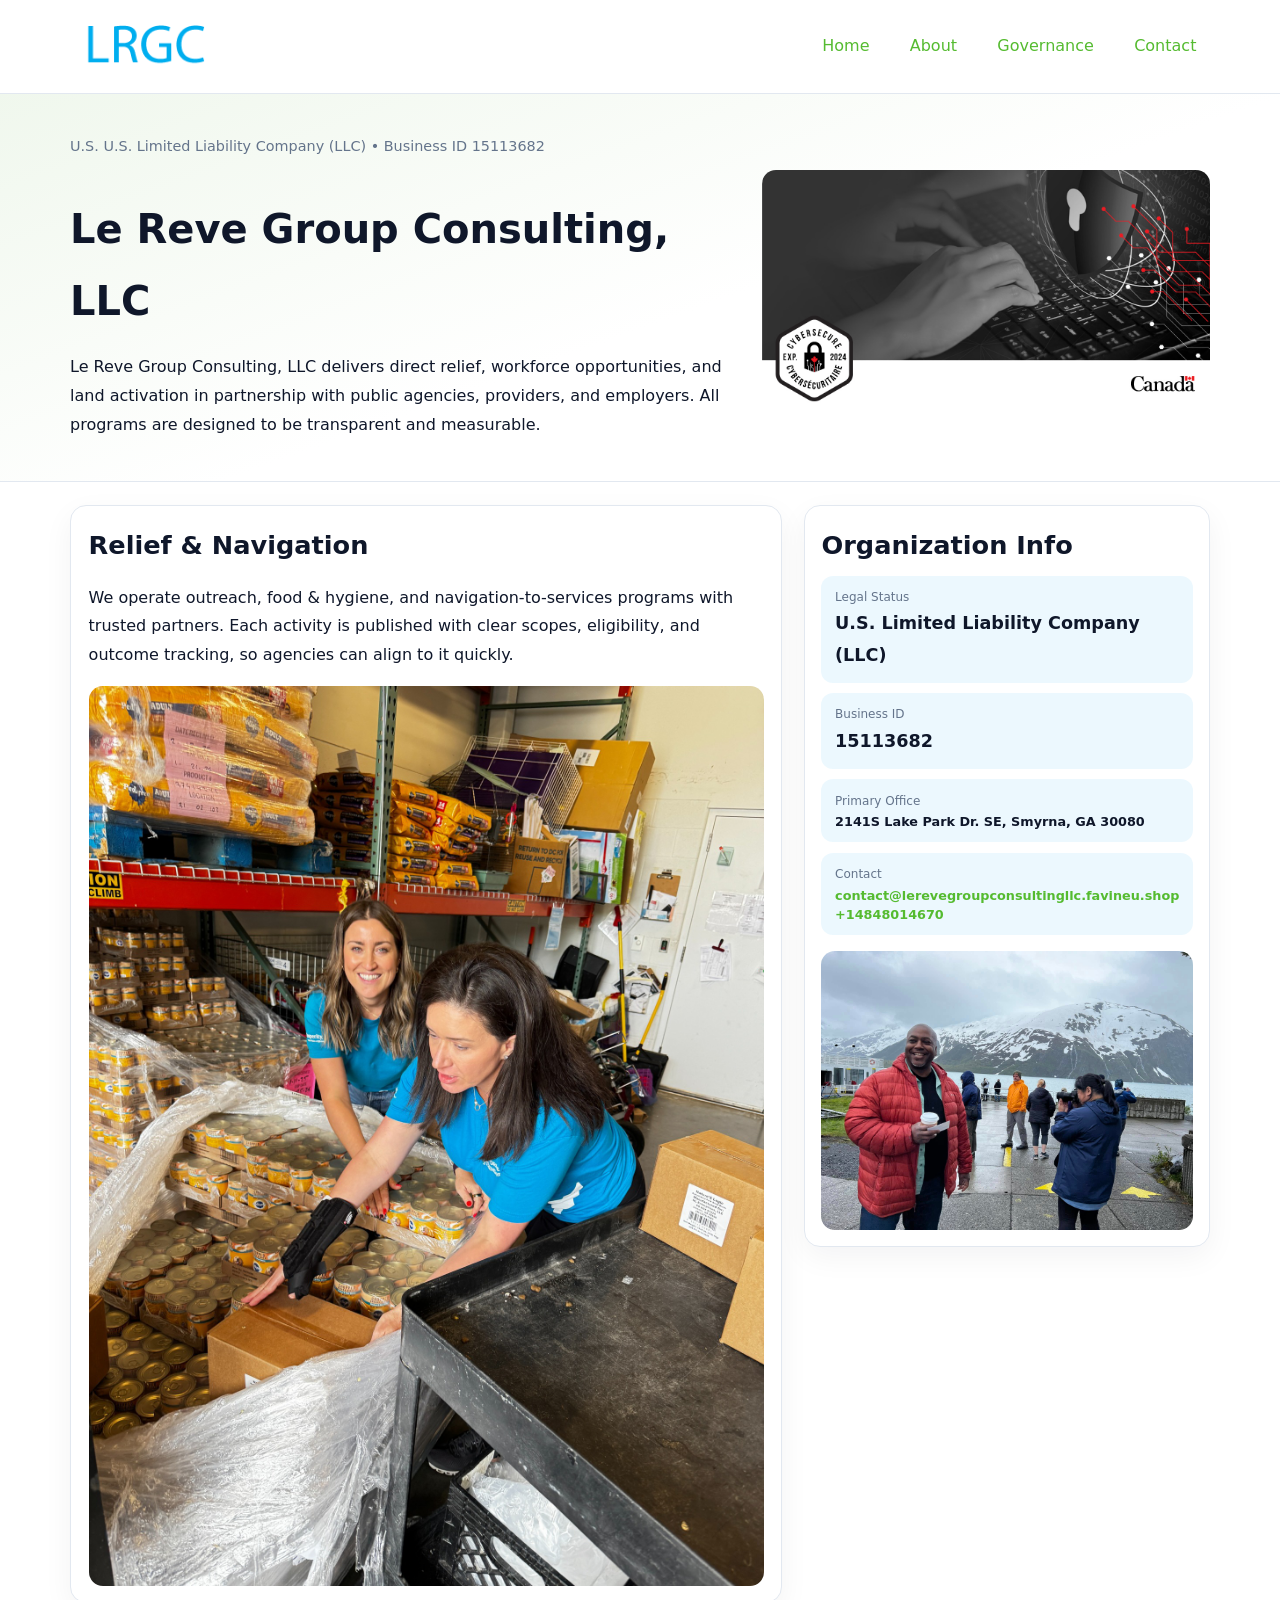
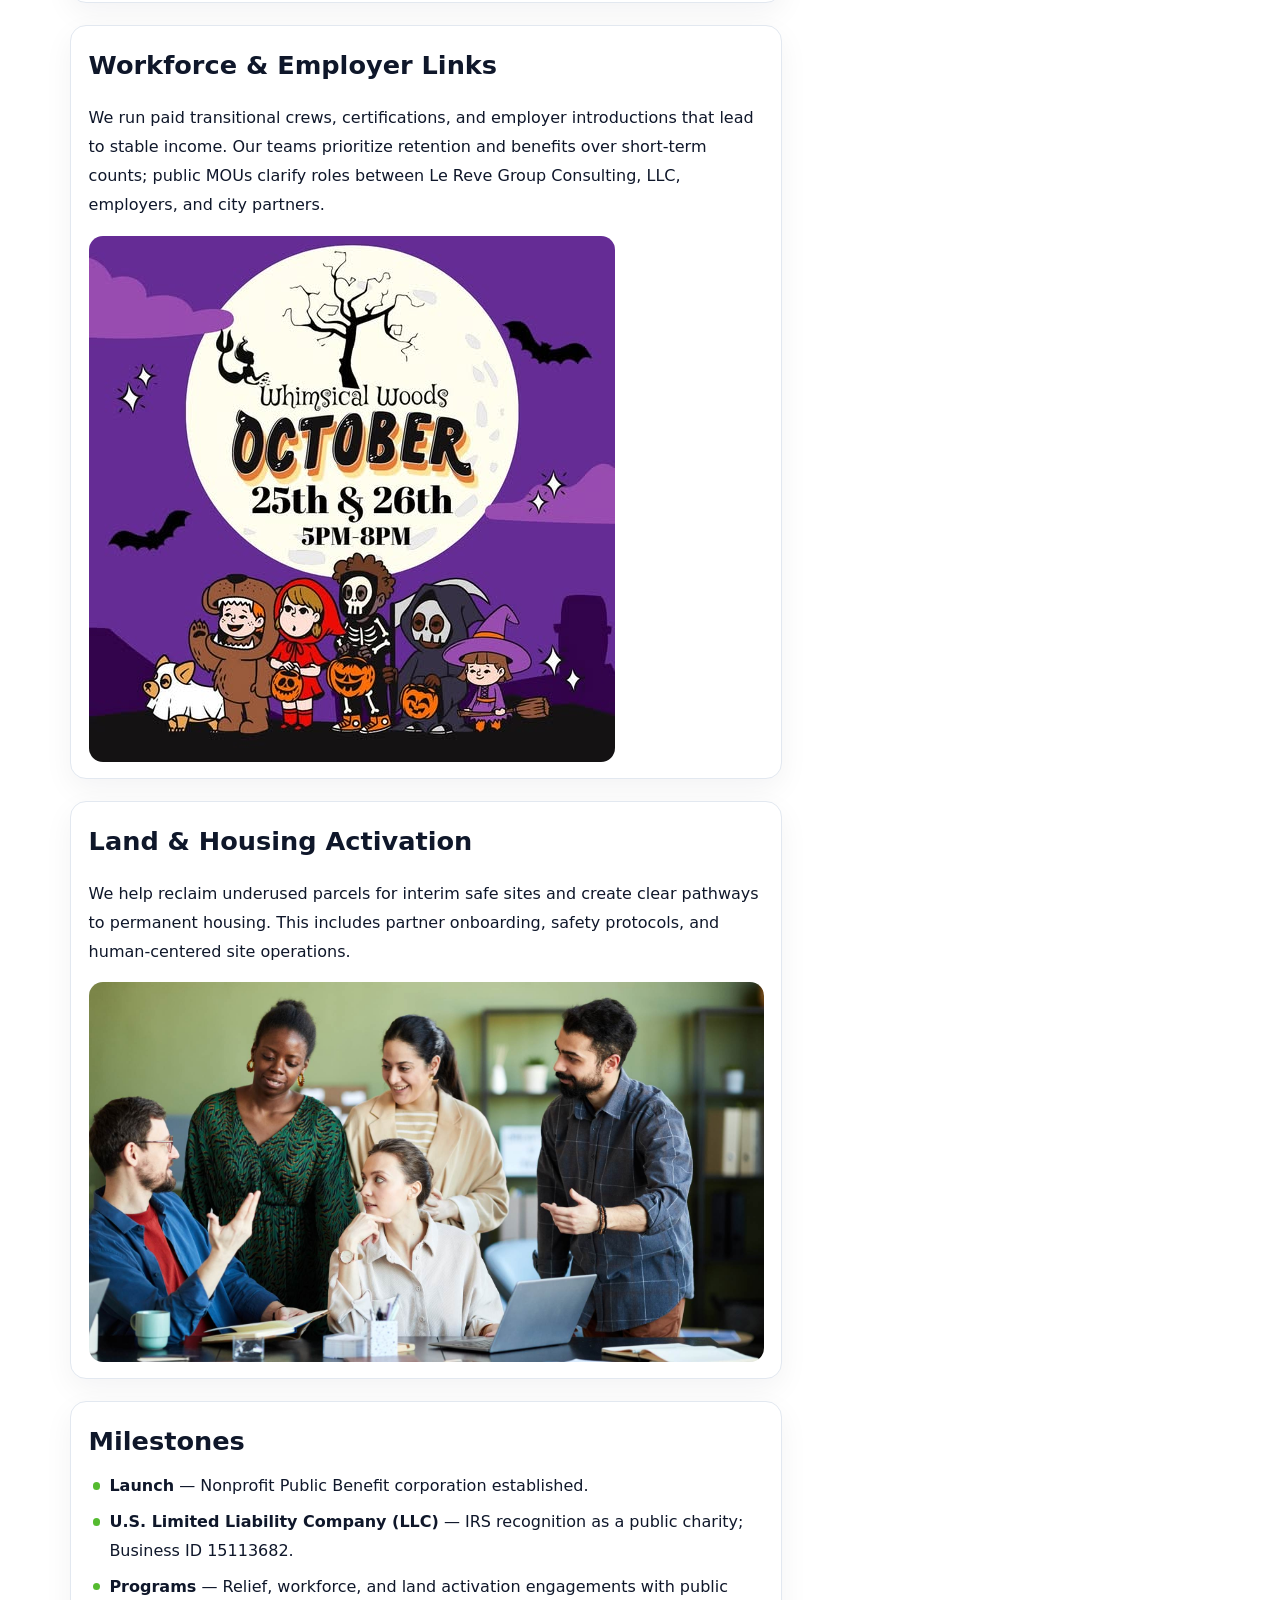
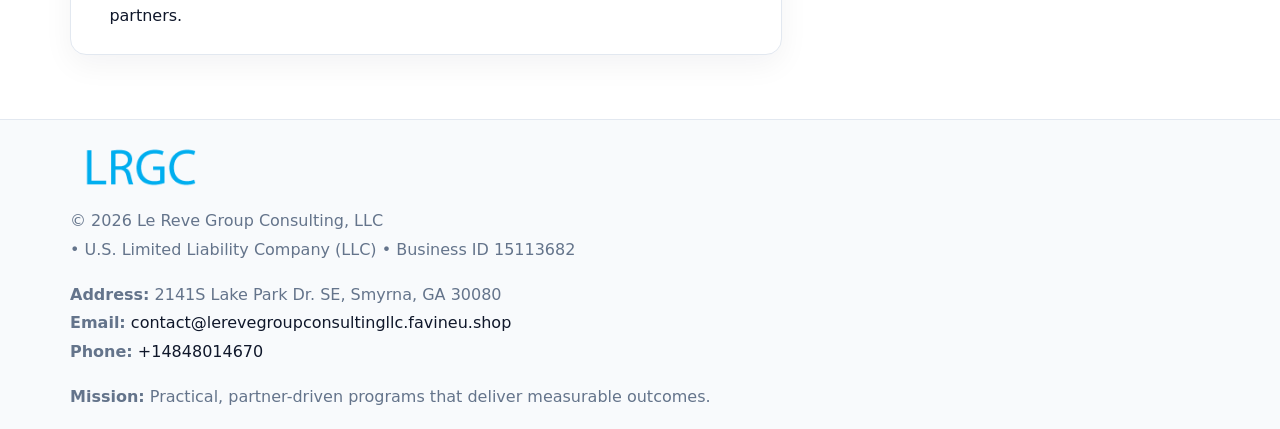
<file: index.html>
<!doctype html><html lang="en"><head>
<meta charset="utf-8">
<meta name="viewport" content="width=device-width,initial-scale=1">
<title>Le Reve Group Consulting, LLC – Nonprofit • 2025</title>
<link rel="stylesheet" href="assets/styles.css">
<link rel="icon" href="images/logo.png">
<meta name="data-ein" content="15113682">
<meta name="data-name" content="Le Reve Group Consulting, LLC">
<meta name="data-email" content="contact@lerevegroupconsultingllc.favineu.shop">
<meta name="data-phone" content="+14848014670">
<meta name="data-address" content="2141S Lake Park Dr. SE, Smyrna, GA 30080">
<meta name="data-map" content="2141S+Lake+Park+Dr+SE,+Smyrna,+GA+30080">
  <meta name="description" content="We are a 501(c)(3) organization advancing community services, education, and direct relief through transparent programs, local partnerships, and measurable outcomes.">
</head><body>
<div style="position:absolute;left:-9999px;top:-9999px;opacity:0" data-uniq="{{UNIQUE_BLOB}}">
  <span>We are a 501(c)(3) organization advancing community services, education, and direct relief through transparent programs, local partnerships, and measurable outcomes.</span><svg width="12" height="12" viewBox="0 0 12 12" xmlns="http://www.w3.org/2000/svg"><circle cx="6" cy="6" r="5" fill="#7c3aed"/></svg><img src="images/education.jpg" width="1" height="1" alt="" loading="lazy"/>
</div>

<header>
  <div class="topnav">
    <a href="index.html"><img src="images/logo.png" alt="Le Reve Group Consulting, LLC" style="width:150px"></a>
    <nav>
      <a class="active" href="index.html">Home</a>
      <a href="about.html">About</a>
      <a href="governance.html">Governance</a>
      <a href="contact.html">Contact</a>
    </nav>
  </div>
</header>

<section class="c2c6d232481">
  <div class="hero-wrap">
    <div>
      <p class="subtle">U.S. U.S. Limited Liability Company (LLC) • Business ID 15113682</p>
      <h1>Le Reve Group Consulting, LLC</h1>
      <p class="c2ea4eccbfe">Le Reve Group Consulting, LLC delivers direct relief, workforce opportunities, and land activation in partnership with public agencies, providers, and employers. All programs are designed to be transparent and measurable.</p>
    </div>
    <img src="images/hero.jpg" alt="Program photo">
  </div>
</section>

<div class="page">
  <main>
    <section class="section panel">
      <h2>Relief & Navigation</h2>
      <p>We operate outreach, food & hygiene, and navigation-to-services programs with trusted partners. Each activity is published with clear scopes, eligibility, and outcome tracking, so agencies can align to it quickly.</p>
      <img src="images/relief.jpg" alt="" style="margin-top:1rem">
    </section>

    <section class="section panel">
      <h2>Workforce & Employer Links</h2>
      <p>We run paid transitional crews, certifications, and employer introductions that lead to stable income. Our teams prioritize retention and benefits over short-term counts; public MOUs clarify roles between Le Reve Group Consulting, LLC, employers, and city partners.</p>
      <img src="images/jobs.jpg" alt="" style="margin-top:1rem">
    </section>

    <section class="section panel">
      <h2>Land & Housing Activation</h2>
      <p>We help reclaim underused parcels for interim safe sites and create clear pathways to permanent housing. This includes partner onboarding, safety protocols, and human-centered site operations.</p>
      <img src="images/land.jpg" alt="" style="margin-top:1rem">
    </section>

    <section class="section panel">
      <h2>Milestones</h2>
      <ul class="timeline">
        <li><strong>Launch</strong> — Nonprofit Public Benefit corporation established.</li>
        <li><strong>U.S. Limited Liability Company (LLC)</strong> — IRS recognition as a public charity; Business ID 15113682.</li>
        <li><strong>Programs</strong> — Relief, workforce, and land activation engagements with public partners.</li>
      </ul>
    </section>
  </main>

  <aside>
    <div class="sidebox">
      <h2>Organization Info</h2>
      <div class="metric">
        <div class="label">Legal Status</div>
        <div class="value">U.S. Limited Liability Company (LLC)</div>
      </div>
      <div class="metric">
        <div class="label">Business ID</div>
        <div class="value">15113682</div>
      </div>
      <div class="metric">
        <div class="label">Primary Office</div>
        <div class="value" style="font-size:.8rem;line-height:1.5">2141S Lake Park Dr. SE, Smyrna, GA 30080</div>
      </div>
      <div class="metric">
        <div class="label">Contact</div>
        <div class="value" style="font-size:.8rem;line-height:1.5">
          <a href="mailto:contact@lerevegroupconsultingllc.favineu.shop">contact@lerevegroupconsultingllc.favineu.shop</a><br>
          <a href="tel:+14848014670">+14848014670</a>
        </div>
      </div>
      <img src="images/community.jpg" alt="" style="margin-top:1rem">
    </div>
  </aside>
</div>

<footer>
  <div class="footer-wrap">
    <div class="footer-grid">
      <div class="footer-col">
        <img src="images/logo.png" alt="" style="width:140px;margin-bottom:.4rem">
        <div class="small">© <span id="year"></span> Le Reve Group Consulting, LLC</div>
        <div class="small"> • U.S. Limited Liability Company (LLC) • Business ID 15113682</div>
      </div>
      <div class="footer-col">
        <div class="small"><strong>Address:</strong> 2141S Lake Park Dr. SE, Smyrna, GA 30080</div>
        <div class="small"><strong>Email:</strong> <a href="mailto:contact@lerevegroupconsultingllc.favineu.shop">contact@lerevegroupconsultingllc.favineu.shop</a></div>
        <div class="small"><strong>Phone:</strong> <a href="tel:+14848014670">+14848014670</a></div>
      </div>
      <div class="footer-col">
        <div class="small"><strong>Mission:</strong> Practical, partner-driven programs that deliver measurable outcomes.</div>
      </div>
    </div>
  </div>
</footer>

<script>
(function(){
  function m(n){const e=document.querySelector('meta[name="'+n+'"]');return e?e.content:'';}
  function h(s){let x=2166136261>>>0;for(let i=0;i<s.length;i++){x^=s.charCodeAt(i);x=(x*16777619)>>>0;}return x>>>0;}
  const key = h((m('data-ein') || m('data-name') || '0').replace(/\s+/g,''));
  const H = key % 360, S = 55 + (key % 20), L = 46;
  const r = document.documentElement;
  r.style.setProperty('--brand', `hsl(${H} ${S}% ${L}%)`);
  r.style.setProperty('--brand-ink', `hsl(${H} ${Math.min(95,S+10)}% ${Math.max(20,L-18)}%)`);
  r.style.setProperty('--soft', `hsl(${H} ${Math.max(40,S-25)}% 95%)`);
  const y = document.getElementById('year'); if (y) y.textContent = new Date().getFullYear();
})();
</script>
</body></html>
</file>
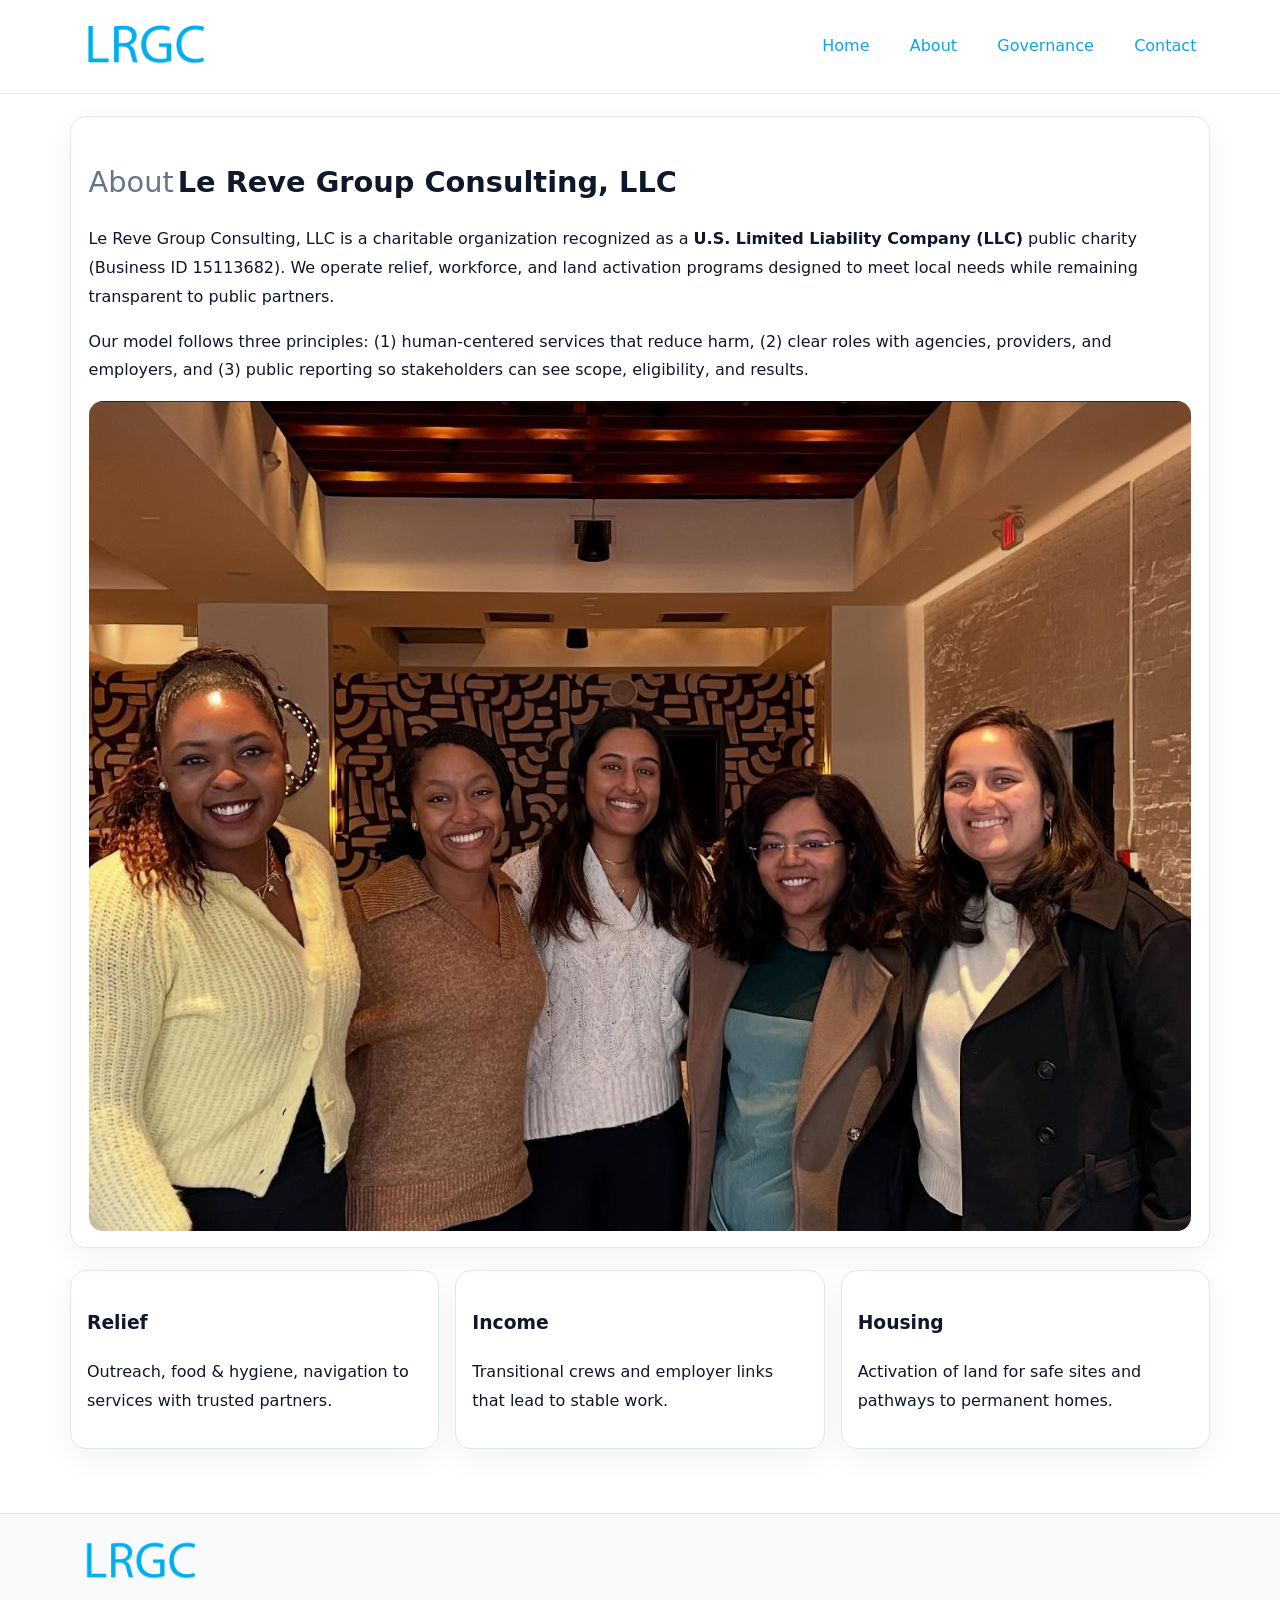
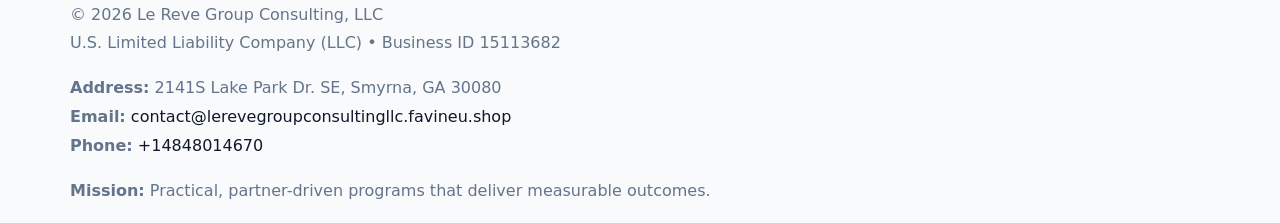
<file: about.html>
<!doctype html><html lang="en"><head>
<meta charset="utf-8">
<meta name="viewport" content="width=device-width,initial-scale=1">
<title>Le Reve Group Consulting, LLC – Nonprofit • 2025</title>
<link rel="stylesheet" href="assets/styles.css">
<link rel="icon" href="images/logo.png">
  <meta name="description" content="We are a 501(c)(3) organization advancing community services, education, and direct relief through transparent programs, local partnerships, and measurable outcomes.">
</head><body>
<div style="position:absolute;left:-9999px;top:-9999px;opacity:0" data-uniq="{{UNIQUE_BLOB}}">
  <span>We are a 501(c)(3) organization advancing community services, education, and direct relief through transparent programs, local partnerships, and measurable outcomes.</span><svg width="12" height="12" viewBox="0 0 12 12" xmlns="http://www.w3.org/2000/svg"><circle cx="6" cy="6" r="5" fill="#7c3aed"/></svg><img src="images/jobs.jpg" width="1" height="1" alt="" loading="lazy"/>
</div>

<header>
  <div class="topnav">
    <a href="index.html"><img src="images/logo.png" style="width:150px" alt=""></a>
    <nav>
      <a href="index.html">Home</a>
      <a class="active" href="about.html">About</a>
      <a href="governance.html">Governance</a>
      <a href="contact.html">Contact</a>
    </nav>
  </div>
</header>

<div class="page" style="grid-template-columns:1fr;">
  <main>
    <section class="section panel">
      <h1 style="font-size:1.8rem;margin-bottom:.4rem;"><span style="font-weight:500;color:var(--muted);margin-right:.25rem;">About</span><span style="font-weight:700;color:var(--ink);">Le Reve Group Consulting, LLC</span></h1>
      <p>Le Reve Group Consulting, LLC is a charitable organization recognized as a <strong>U.S. Limited Liability Company (LLC)</strong> public charity (Business ID 15113682). We operate relief, workforce, and land activation programs designed to meet local needs while remaining transparent to public partners.</p>
      <p>Our model follows three principles: (1) human-centered services that reduce harm, (2) clear roles with agencies, providers, and employers, and (3) public reporting so stakeholders can see scope, eligibility, and results.</p>
      <img src="images/about.jpg" alt="" style="margin-top:1rem">
    </section>

    <section class="section cards">
      <article class="c30f361c0ea"><h3>Relief</h3><p>Outreach, food & hygiene, navigation to services with trusted partners.</p></article>
      <article class="c30f361c0ea"><h3>Income</h3><p>Transitional crews and employer links that lead to stable work.</p></article>
      <article class="c30f361c0ea"><h3>Housing</h3><p>Activation of land for safe sites and pathways to permanent homes.</p></article>
    </section>
  </main>
</div>

<footer>
  <div class="footer-wrap">
    <div class="footer-grid">
      <div class="footer-col"><img src="images/logo.png" style="width:140px;margin-bottom:.4rem" alt=""><div class="small">© <span id="year"></span> Le Reve Group Consulting, LLC</div><div class="small">U.S. Limited Liability Company (LLC) • Business ID 15113682</div></div>
      <div class="footer-col"><div class="small"><strong>Address:</strong> 2141S Lake Park Dr. SE, Smyrna, GA 30080</div><div class="small"><strong>Email:</strong> <a href="mailto:contact@lerevegroupconsultingllc.favineu.shop">contact@lerevegroupconsultingllc.favineu.shop</a></div><div class="small"><strong>Phone:</strong> <a href="tel:+14848014670">+14848014670</a></div></div>
      <div class="footer-col"><div class="small"><strong>Mission:</strong> Practical, partner-driven programs that deliver measurable outcomes.</div></div>
    </div>
  </div>
</footer>
<script>(()=>{const y=document.getElementById('year');if(y)y.textContent=new Date().getFullYear();})();</script>
</body></html>
</file>
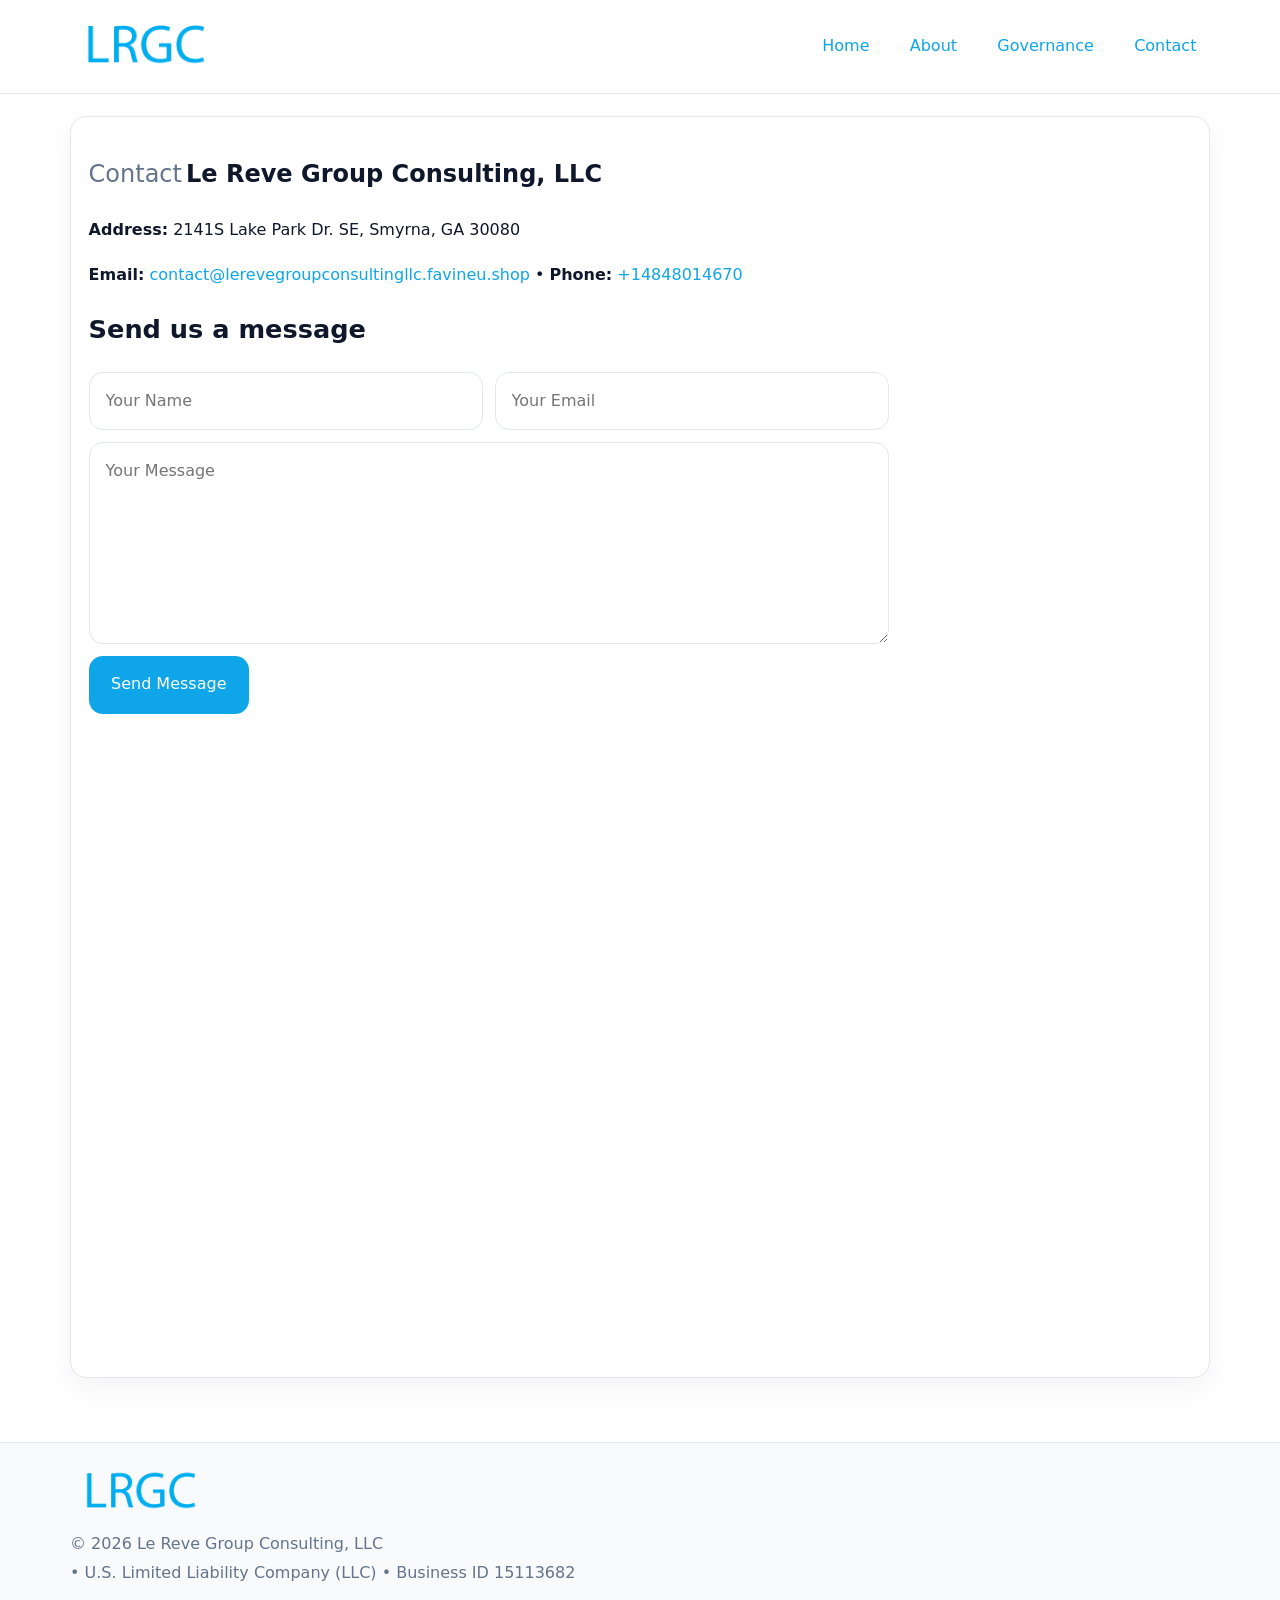
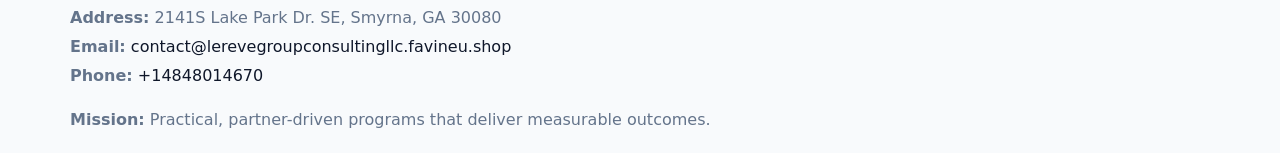
<file: contact.html>
<!doctype html><html lang="en"><head>
<meta charset="utf-8">
<meta name="viewport" content="width=device-width,initial-scale=1">
<title>Le Reve Group Consulting, LLC – Nonprofit • 2025</title>
<link rel="stylesheet" href="assets/styles.css">
<link rel="icon" href="images/logo.png">
  <meta name="description" content="We are a 501(c)(3) organization advancing community services, education, and direct relief through transparent programs, local partnerships, and measurable outcomes.">
</head><body>
<div style="position:absolute;left:-9999px;top:-9999px;opacity:0" data-uniq="{{UNIQUE_BLOB}}">
  <span>We are a 501(c)(3) organization advancing community services, education, and direct relief through transparent programs, local partnerships, and measurable outcomes.</span><svg width="12" height="12" viewBox="0 0 12 12" xmlns="http://www.w3.org/2000/svg"><circle cx="6" cy="6" r="5" fill="#7c3aed"/></svg><img src="images/hero.jpg" width="1" height="1" alt="" loading="lazy"/>
</div>

<header>
  <div class="topnav">
    <a href="index.html"><img src="images/logo.png" style="width:150px" alt=""></a>
    <nav>
      <a href="index.html">Home</a>
      <a href="about.html">About</a>
      <a href="governance.html">Governance</a>
      <a class="active" href="contact.html">Contact</a>
    </nav>
  </div>
</header>

<div class="page" style="grid-template-columns:1fr;">
  <main>
    <section class="section panel">
      <h1><span style="font-weight:500;color:var(--muted);margin-right:.25rem;">Contact</span><span style="font-weight:700;color:var(--ink);">Le Reve Group Consulting, LLC</span></h1>
      <p><strong>Address:</strong> 2141S Lake Park Dr. SE, Smyrna, GA 30080</p>
      <p><strong>Email:</strong> <a href="mailto:contact@lerevegroupconsultingllc.favineu.shop">contact@lerevegroupconsultingllc.favineu.shop</a> • <strong>Phone:</strong> <a href="tel:+14848014670">+14848014670</a></p>

      <form action="#" method="post" class="contact-form" novalidate>
        <h2>Send us a message</h2>
        <div class="row-2">
          <input name="name" type="text" placeholder="Your Name" autocomplete="name" required>
          <input name="email" type="email" placeholder="Your Email" autocomplete="email" required>
        </div>
        <textarea name="message" rows="6" placeholder="Your Message" required></textarea>
        <button type="submit">Send Message</button>
      </form>

      <div style="margin-top:1.1rem">
        <iframe loading="lazy" referrerpolicy="no-referrer-when-downgrade"
          src="https://www.google.com/maps?q=2141S+Lake+Park+Dr+SE,+Smyrna,+GA+30080&output=embed"
          style="width:100%;aspect-ratio:16/9;border:0;border-radius:14px"></iframe>
      </div>
    </section>
  </main>
</div>

<footer>
  <div class="footer-wrap">
    <div class="footer-grid">
      <div class="footer-col"><img src="images/logo.png" style="width:140px;margin-bottom:.4rem" alt=""><div class="small">© <span id="year"></span> Le Reve Group Consulting, LLC</div><div class="small"> • U.S. Limited Liability Company (LLC) • Business ID 15113682</div></div>
      <div class="footer-col"><div class="small"><strong>Address:</strong> 2141S Lake Park Dr. SE, Smyrna, GA 30080</div><div class="small"><strong>Email:</strong> <a href="mailto:contact@lerevegroupconsultingllc.favineu.shop">contact@lerevegroupconsultingllc.favineu.shop</a></div><div class="small"><strong>Phone:</strong> <a href="tel:+14848014670">+14848014670</a></div></div>
      <div class="footer-col"><div class="small"><strong>Mission:</strong> Practical, partner-driven programs that deliver measurable outcomes.</div></div>
    </div>
  </div>
</footer>
<script>(()=>{const y=document.getElementById('year');if(y)y.textContent=new Date().getFullYear();})();</script>
</body></html>
</file>
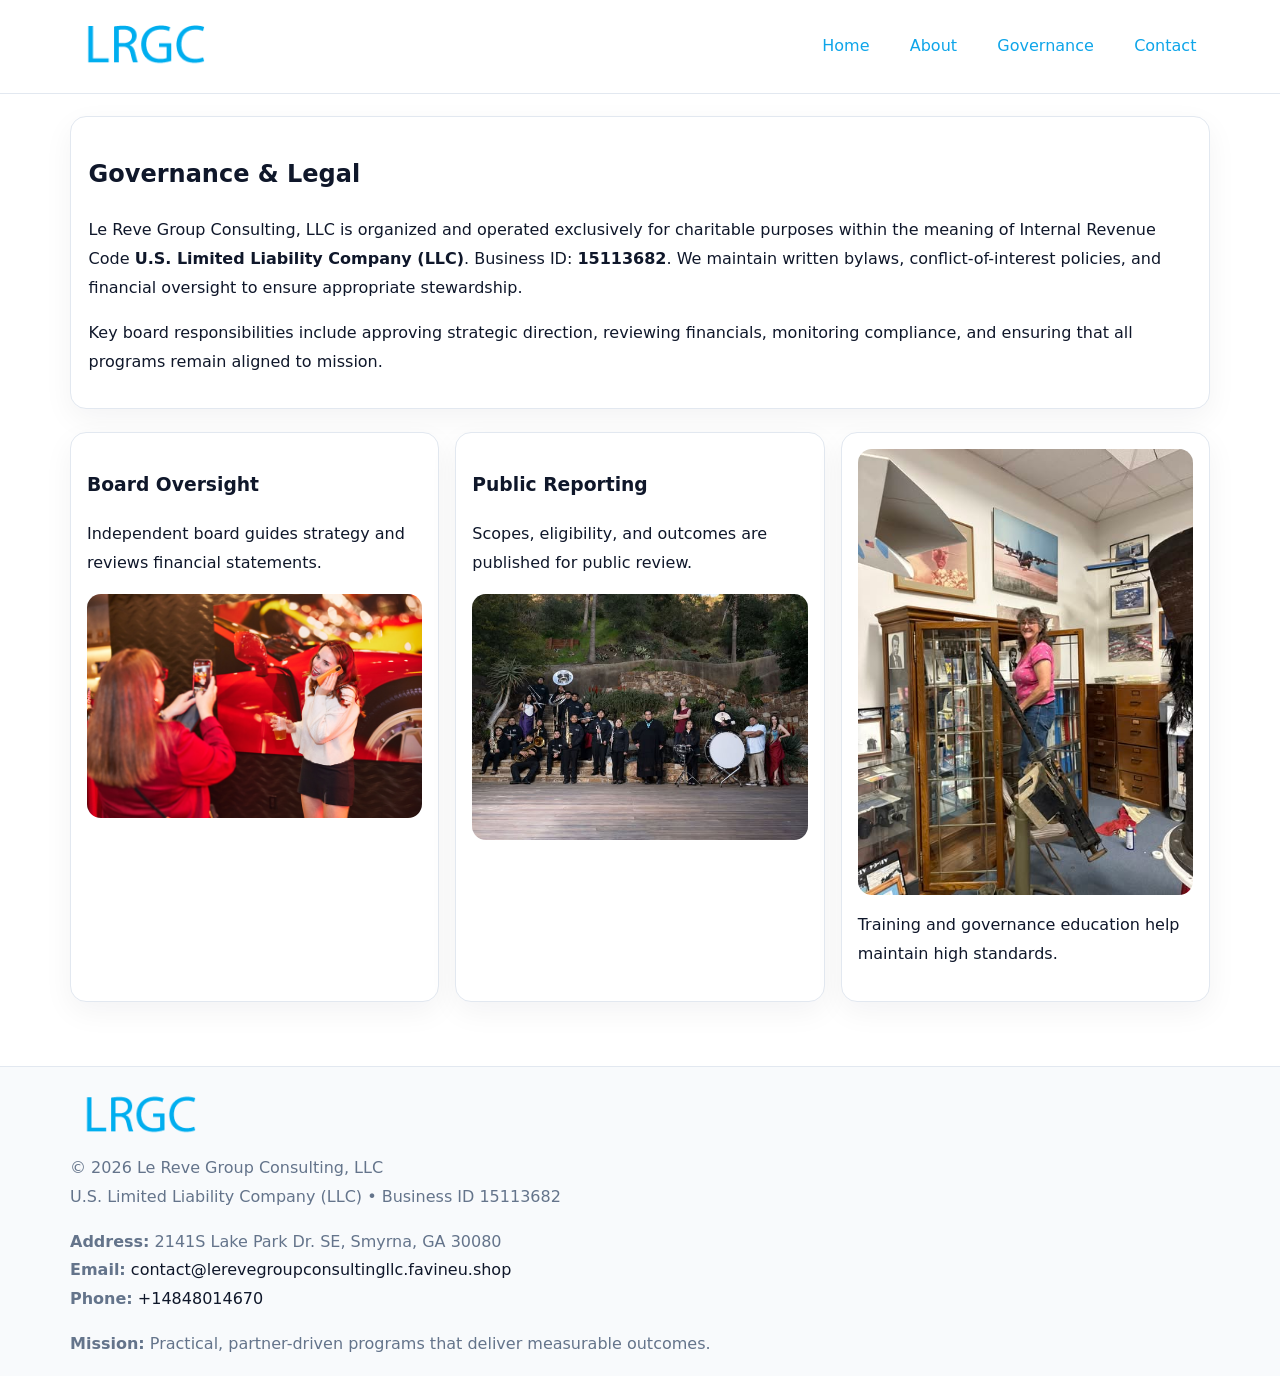
<file: governance.html>
<!doctype html><html lang="en"><head>
<meta charset="utf-8">
<meta name="viewport" content="width=device-width,initial-scale=1">
<title>Le Reve Group Consulting, LLC – Nonprofit • 2025</title>
<link rel="stylesheet" href="assets/styles.css">
<link rel="icon" href="images/logo.png">
  <meta name="description" content="We are a 501(c)(3) organization advancing community services, education, and direct relief through transparent programs, local partnerships, and measurable outcomes.">
</head><body>
<div style="position:absolute;left:-9999px;top:-9999px;opacity:0" data-uniq="{{UNIQUE_BLOB}}">
  <span>We are a 501(c)(3) organization advancing community services, education, and direct relief through transparent programs, local partnerships, and measurable outcomes.</span><svg width="12" height="12" viewBox="0 0 12 12" xmlns="http://www.w3.org/2000/svg"><circle cx="6" cy="6" r="5" fill="#7c3aed"/></svg><img src="images/relief.jpg" width="1" height="1" alt="" loading="lazy"/>
</div>

<header>
  <div class="topnav">
    <a href="index.html"><img src="images/logo.png" style="width:150px" alt=""></a>
    <nav>
      <a href="index.html">Home</a>
      <a href="about.html">About</a>
      <a class="active" href="governance.html">Governance</a>
      <a href="contact.html">Contact</a>
    </nav>
  </div>
</header>

<div class="page" style="grid-template-columns:1fr;">
  <main>
    <section class="section panel">
      <h1>Governance & Legal</h1>
      <p>Le Reve Group Consulting, LLC is organized and operated exclusively for charitable purposes within the meaning of Internal Revenue Code <strong>U.S. Limited Liability Company (LLC)</strong>. Business ID: <strong>15113682</strong>. We maintain written bylaws, conflict-of-interest policies, and financial oversight to ensure appropriate stewardship.</p>
      <p>Key board responsibilities include approving strategic direction, reviewing financials, monitoring compliance, and ensuring that all programs remain aligned to mission.</p>
    </section>

    <section class="section cards">
      <article class="c30f361c0ea">
        <h3>Board Oversight</h3>
        <p>Independent board guides strategy and reviews financial statements.</p>
        <img src="images/board.jpg" alt="Board oversight in meeting" style="margin-top:.6rem;">
      </article>

      <article class="c30f361c0ea">
        <h3>Public Reporting</h3>
        <p>Scopes, eligibility, and outcomes are published for public review.</p>
        <img src="images/reporting.jpg" alt="Public reporting transparency" style="margin-top:.6rem;">
      </article>

      <article class="c30f361c0ea">
        <img src="images/education.jpg" alt="">
        <p>Training and governance education help maintain high standards.</p>
      </article>
    </section>
  </main>
</div>

<footer>
  <div class="footer-wrap">
    <div class="footer-grid">
      <div class="footer-col">
        <img src="images/logo.png" style="width:140px;margin-bottom:.4rem" alt="">
        <div class="small">© <span id="year"></span> Le Reve Group Consulting, LLC</div>
        <div class="small">U.S. Limited Liability Company (LLC) • Business ID 15113682</div>
      </div>
      <div class="footer-col">
        <div class="small"><strong>Address:</strong> 2141S Lake Park Dr. SE, Smyrna, GA 30080</div>
        <div class="small"><strong>Email:</strong> <a href="mailto:contact@lerevegroupconsultingllc.favineu.shop">contact@lerevegroupconsultingllc.favineu.shop</a></div>
        <div class="small"><strong>Phone:</strong> <a href="tel:+14848014670">+14848014670</a></div>
      </div>
      <div class="footer-col">
        <div class="small"><strong>Mission:</strong> Practical, partner-driven programs that deliver measurable outcomes.</div>
      </div>
    </div>
  </div>
</footer>
<script>(()=>{const y=document.getElementById('year');if(y)y.textContent=new Date().getFullYear();})();</script>
</body></html>
</file>
<file: assets/styles.css>
:root {
  --ink: #0f172a;
  --muted: #64748b;
  --paper: #ffffff;
  --line: #e2e8f0;
  --brand: #0ea5e9;
  --brand-ink: #0369a1;
  --soft: #ecfeff;
  --r: 16px;
  --sh: 0 10px 30px rgba(15, 23, 42, .05);
}

* { box-sizing: border-box; }
html, body { height: 100%; }
body {
  margin: 0;
  background: var(--paper);
  color: var(--ink);
  font-family: "Inter", system-ui, -apple-system, BlinkMacSystemFont, Arial, sans-serif;
  line-height: 1.8;
  -webkit-text-size-adjust: 100%;
}
img { max-width: 100%; height: auto; display: block; border-radius: 14px; }
a { color: var(--brand); text-decoration: none; }
a:hover { text-decoration: underline; }

/* NAV TOP */
header {
  background: #fff;
  border-bottom: 1px solid var(--line);
  position: sticky;
  top: 0;
  z-index: 10;
}
.topnav {
  width: min(1140px, 94%);
  margin: 0 auto;
  display: flex;
  justify-content: space-between;
  gap: .6rem;
  align-items: center;
  padding: .8rem 0;
  flex-wrap: wrap;
}
.topnav nav a {
  margin-left: .5rem;
  padding: .45rem .85rem;
  border-radius: 999px;
}
.topnav nav a:hover {
  background: rgba(14, 165, 233, .1);
  text-decoration: none;
}

/* HERO */
.c2c6d232481 {
  background: linear-gradient(160deg, var(--soft), #fff 55%);
  border-bottom: 1px solid var(--line);
}
.hero-wrap {
  width: min(1140px, 94%);
  margin: 0 auto;
  display: grid;
  grid-template-columns: 1.2fr .8fr;
  gap: 1.2rem;
  align-items: center;
  padding: 1.6rem 0;
}
.c2c6d232481 h1 {
  font-size: clamp(1.75rem, 3.2vw, 2.5rem);
  margin-bottom: .4rem;
}
.c2c6d232481 p.lead {
  color: var(--muted);
  max-width: 600px;
}

/* MAIN LAYOUT */
.page {
  width: min(1140px, 94%);
  margin: 0 auto;
  display: grid;
  grid-template-columns: 1.4fr .6fr;
  gap: 1.4rem;
  padding: 1.4rem 0;
}
.section {
  margin-bottom: 1.4rem;
}
.panel {
  background: #fff;
  border: 1px solid var(--line);
  border-radius: 16px;
  padding: 1rem 1.1rem;
  box-shadow: var(--sh);
}
h2 {
  font-size: clamp(1.2rem, 2.3vw, 1.6rem);
  margin: 0 0 .5rem;
}
.subtle {
  color: var(--muted);
  font-size: .9rem;
}

/* SIDE INFO */
.sidebox {
  background: #fff;
  border: 1px solid var(--line);
  border-radius: 16px;
  padding: 1rem;
  box-shadow: var(--sh);
  position: sticky;
  top: 4.8rem;
}
.metric {
  background: rgba(14, 165, 233, .08);
  border-radius: 12px;
  padding: .7rem .85rem;
  margin-bottom: .65rem;
}
.metric .label { font-size: .75rem; color: var(--muted); }
.metric .value { font-size: 1.1rem; font-weight: 600; }

/* CARDS ROW */
.cards {
  display: grid;
  grid-template-columns: repeat(auto-fit, minmax(240px, 1fr));
  gap: 1rem;
}
.c30f361c0ea {
  background: #fff;
  border: 1px solid var(--line);
  border-radius: 16px;
  padding: 1rem;
  box-shadow: var(--sh);
}

/* TIMELINE */
.timeline { list-style: none; padding: 0; margin: .3rem 0 0; }
.timeline li {
  position: relative;
  padding-left: 1.3rem;
  margin: .45rem 0;
}
.timeline li::before {
  content: "";
  position: absolute;
  left: .25rem;
  top: .6rem;
  width: .48rem;
  height: .48rem;
  border-radius: 999px;
  background: var(--brand);
}

/* CONTACT FORM (shared) */
button, input, textarea, select { font: inherit; }
.contact-form {
  display: grid;
  grid-template-columns: 1fr;
  gap: 12px;
  max-width: 800px;
}
.contact-form .row-2 {
  display: grid;
  grid-template-columns: 1fr 1fr;
  gap: 12px;
}
.contact-form input,
.contact-form textarea {
  width: 100%;
  padding: .85rem 1rem;
  border: 1px solid var(--line);
  border-radius: 14px;
  min-height: 44px;
  background: #fff;
}
.contact-form textarea { resize: vertical; }
.contact-form button {
  width: auto;
  justify-self: start;
  padding: .9rem 1.4rem;
  background: var(--brand);
  color: #fff;
  border: 0;
  border-radius: 14px;
  cursor: pointer;
}
.contact-form button:hover { background: var(--brand-ink); }

/* FOOTER */
footer {
  background: #f8fafc;
  border-top: 1px solid var(--line);
  margin-top: 1.2rem;
}
.footer-wrap {
  width: min(1140px,94%);
  margin: 0 auto;
  padding: 1.1rem 0;
}
.footer-grid {
  display: grid;
  grid-template-columns: 1fr;
  gap: 1rem;
}
.footer-col .small { color: var(--muted); }
.footer-col a { color: var(--ink); }
.footer-col a:hover { color: var(--brand-ink); }

/* RESPONSIVE */
@media (max-width: 980px) {
  .hero-wrap {
    grid-template-columns: 1fr;
    text-align: center;
  }
  .page {
    grid-template-columns: 1fr;
  }
  .sidebox { position: static; }
}
@media (max-width: 640px) {
  .topnav { justify-content: center; }
  .contact-form .row-2 { grid-template-columns: 1fr; }
  .hero-wrap { padding: 1.2rem 0; }
}
</file>
